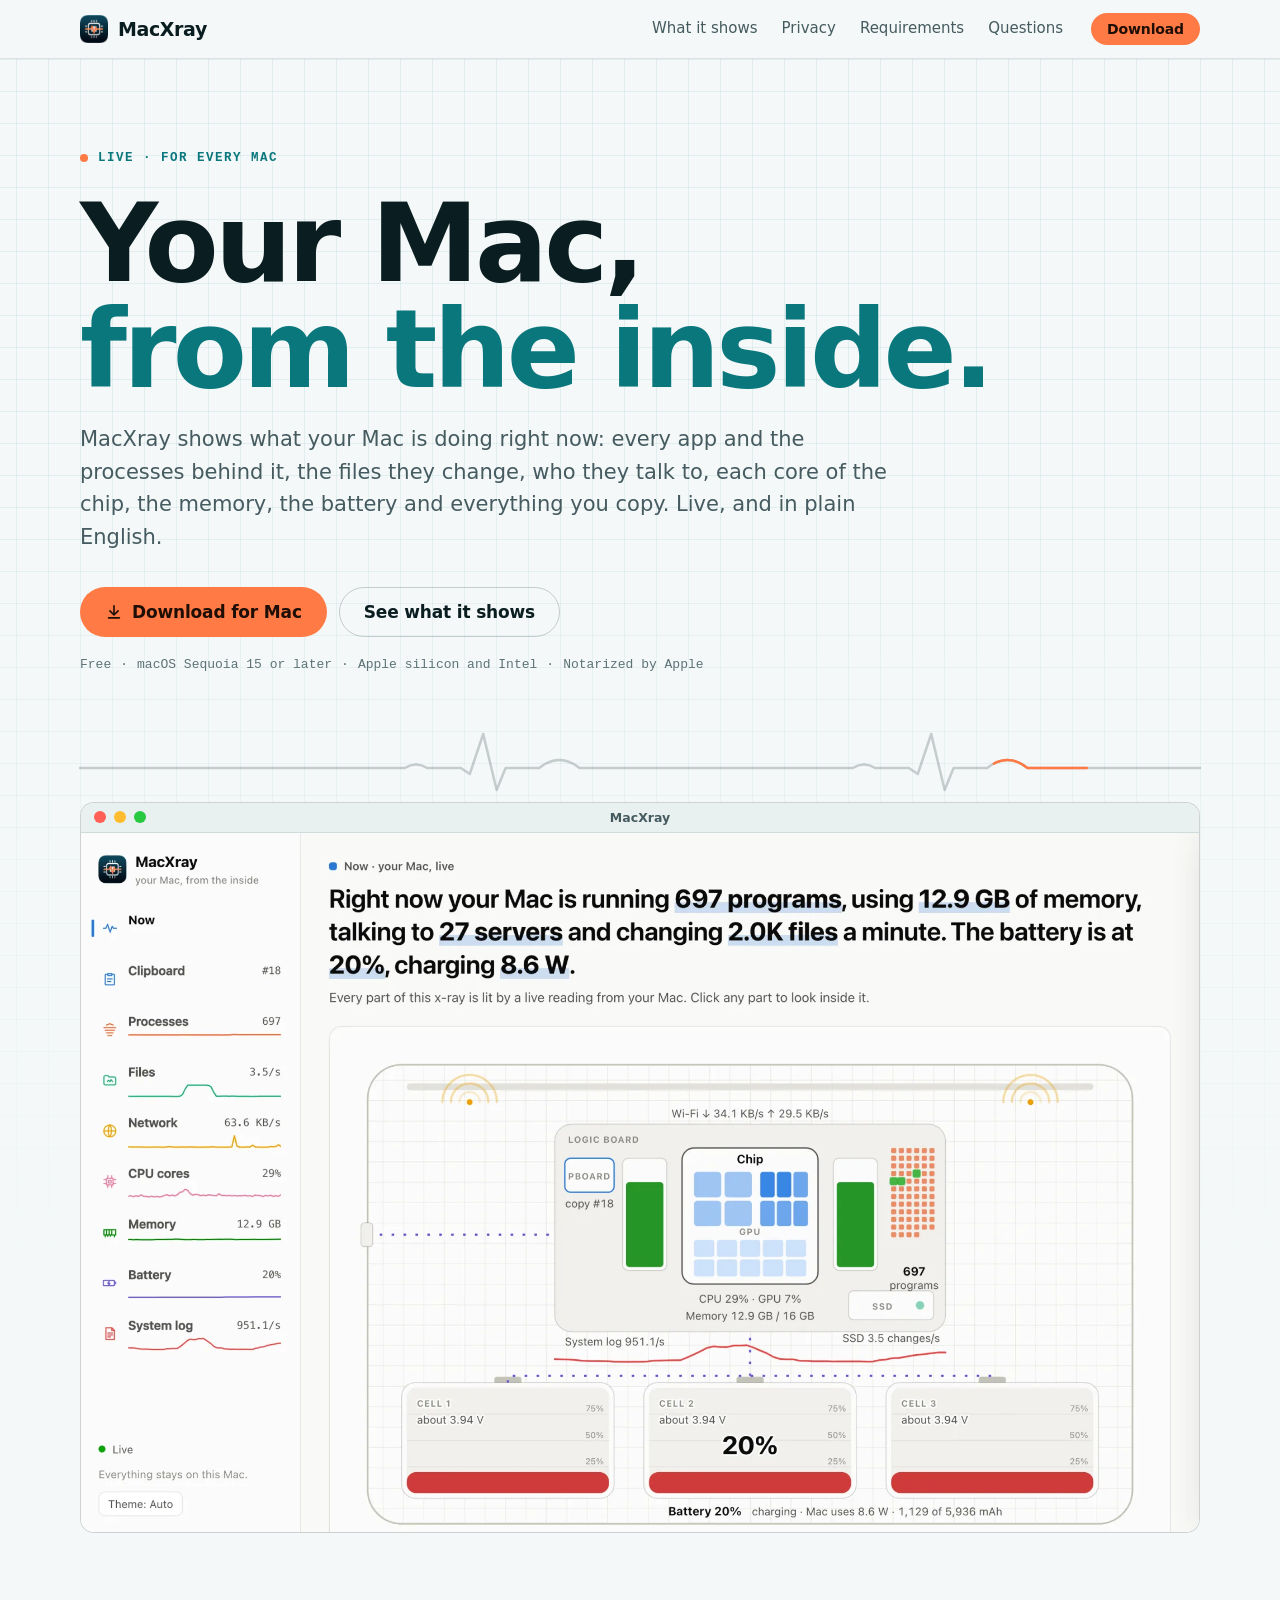
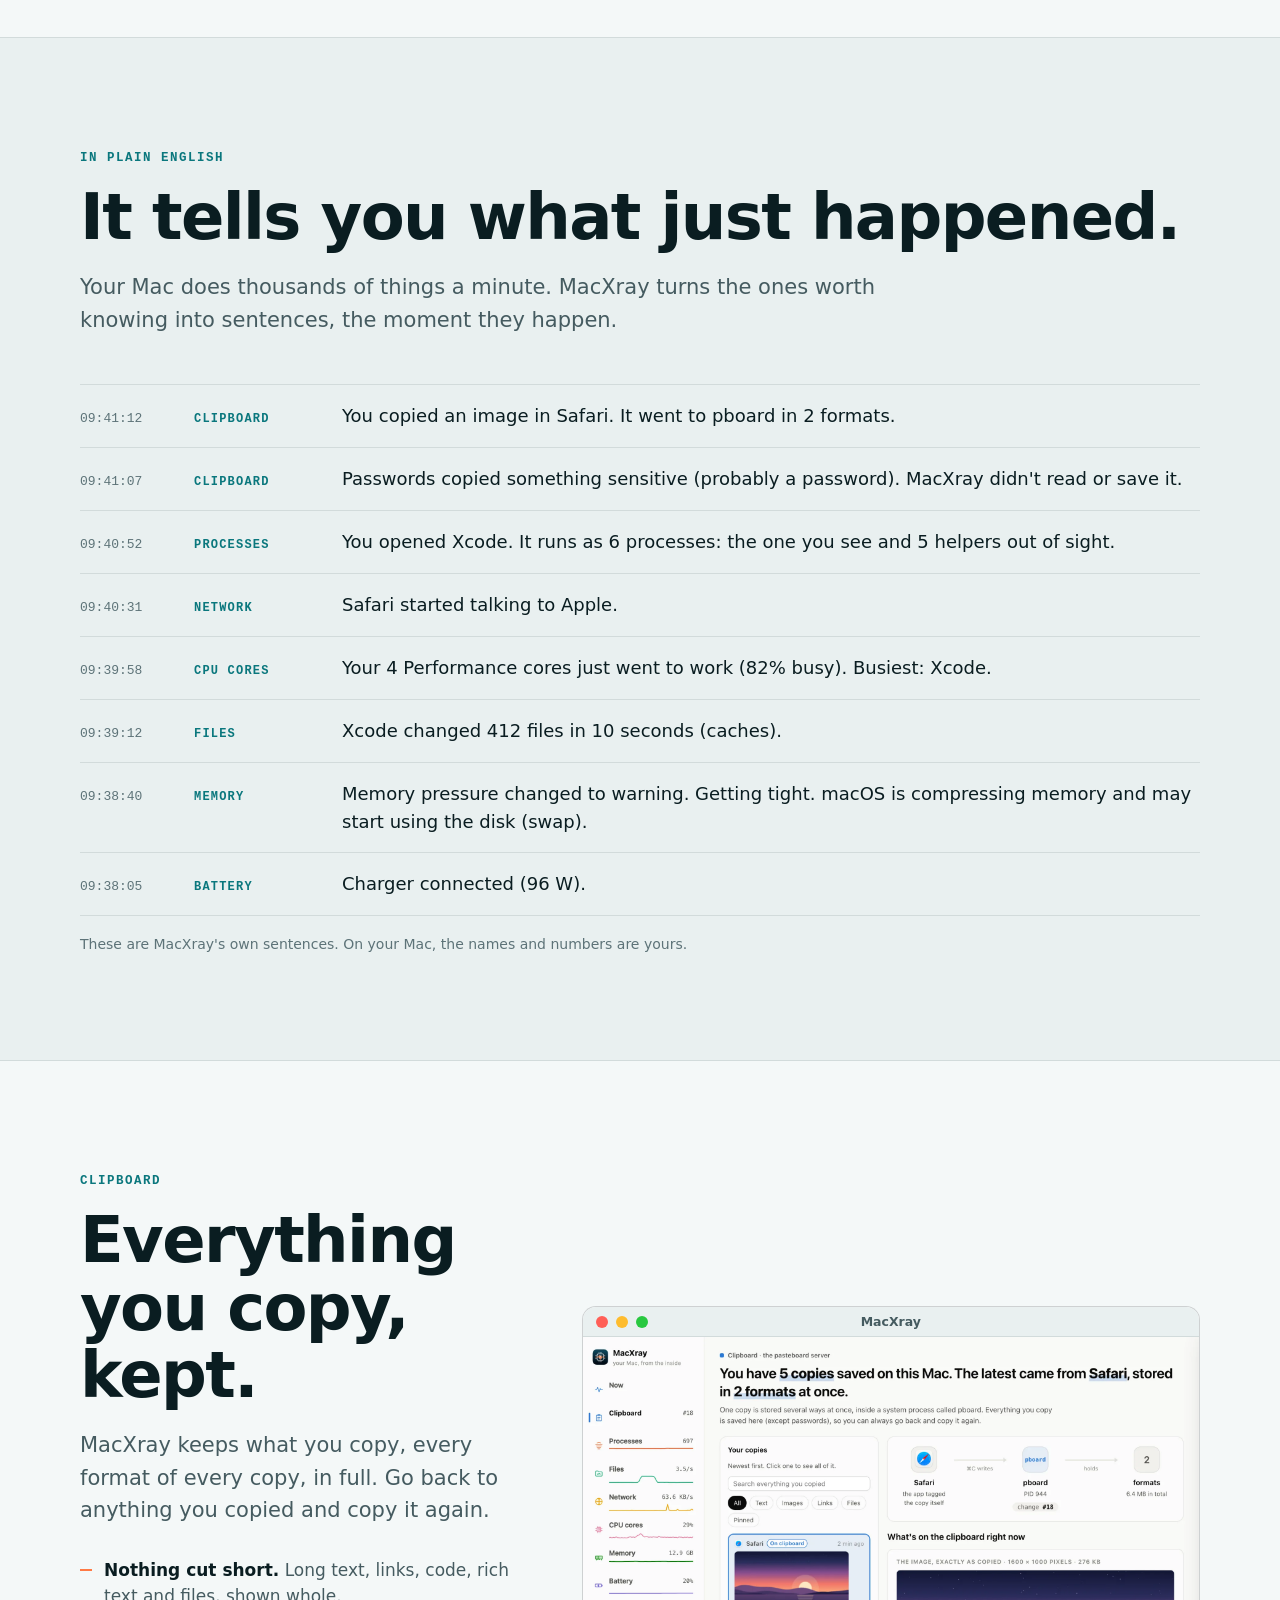
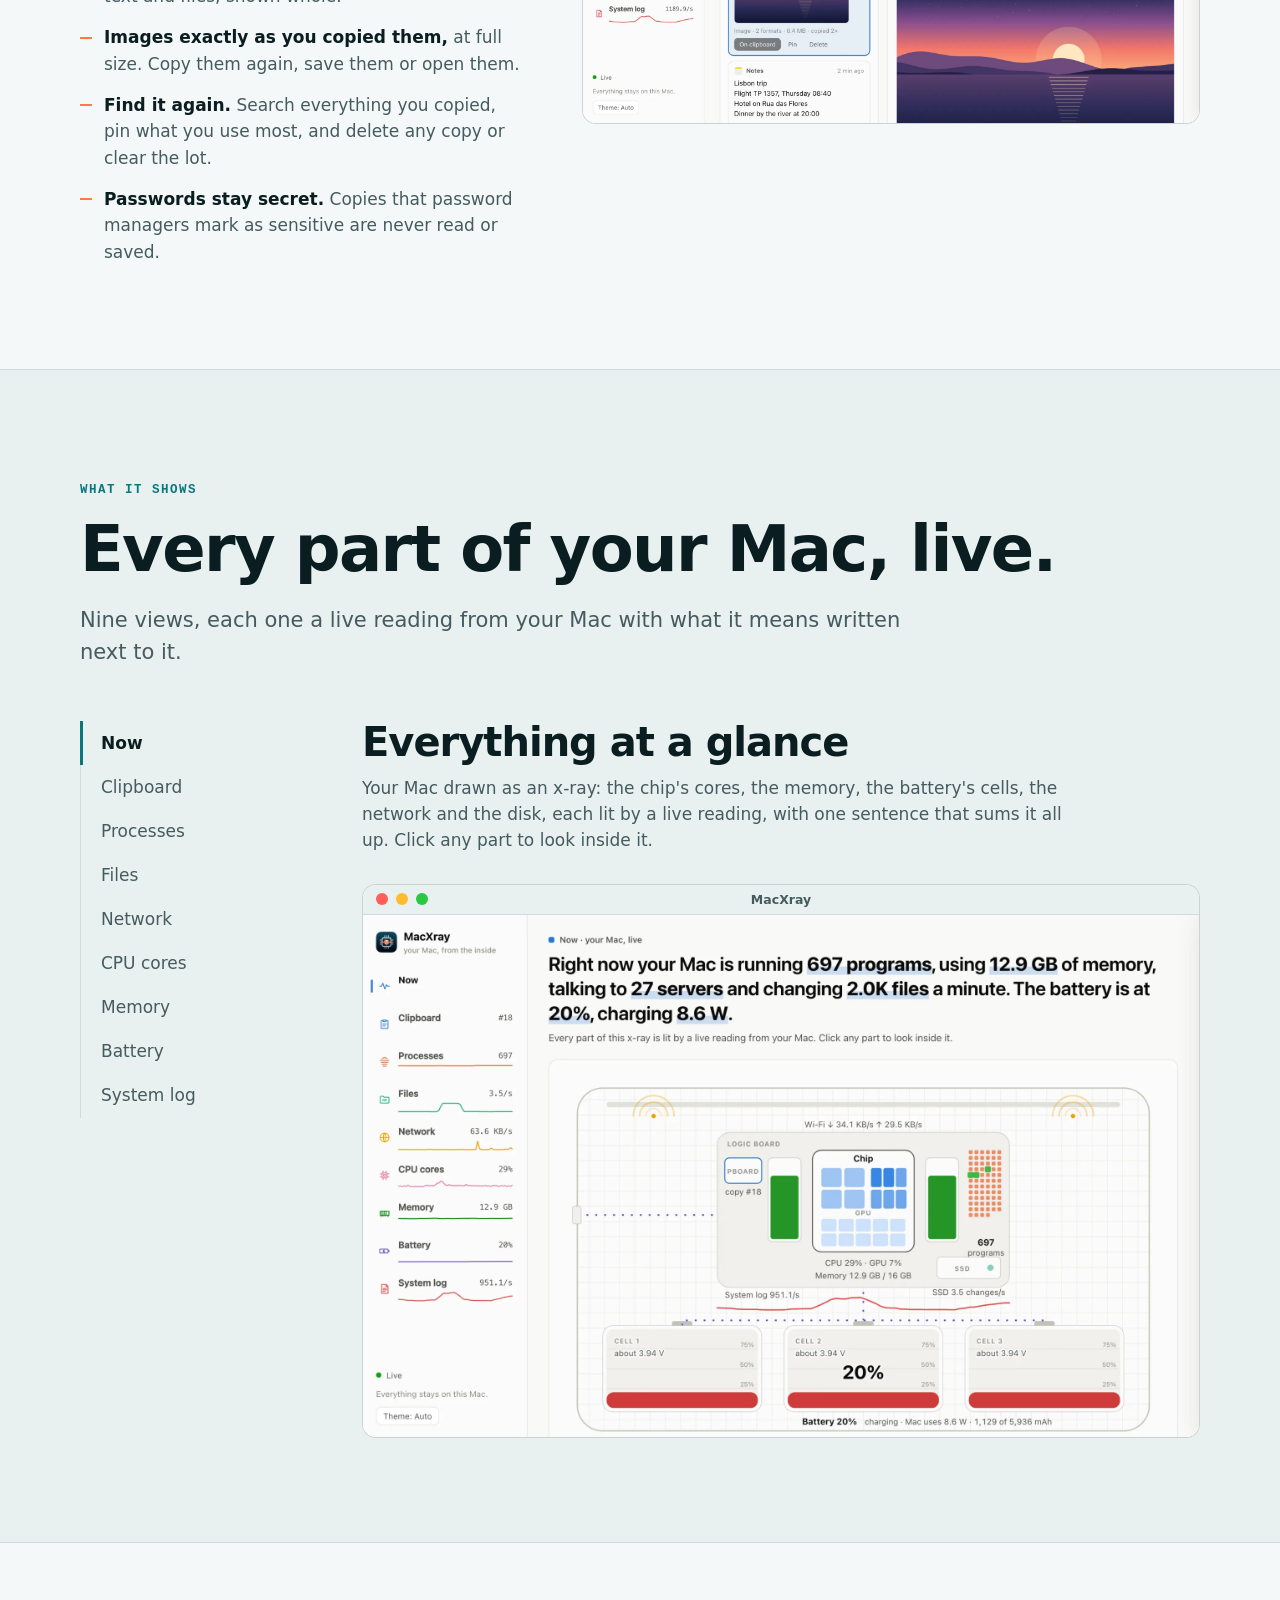
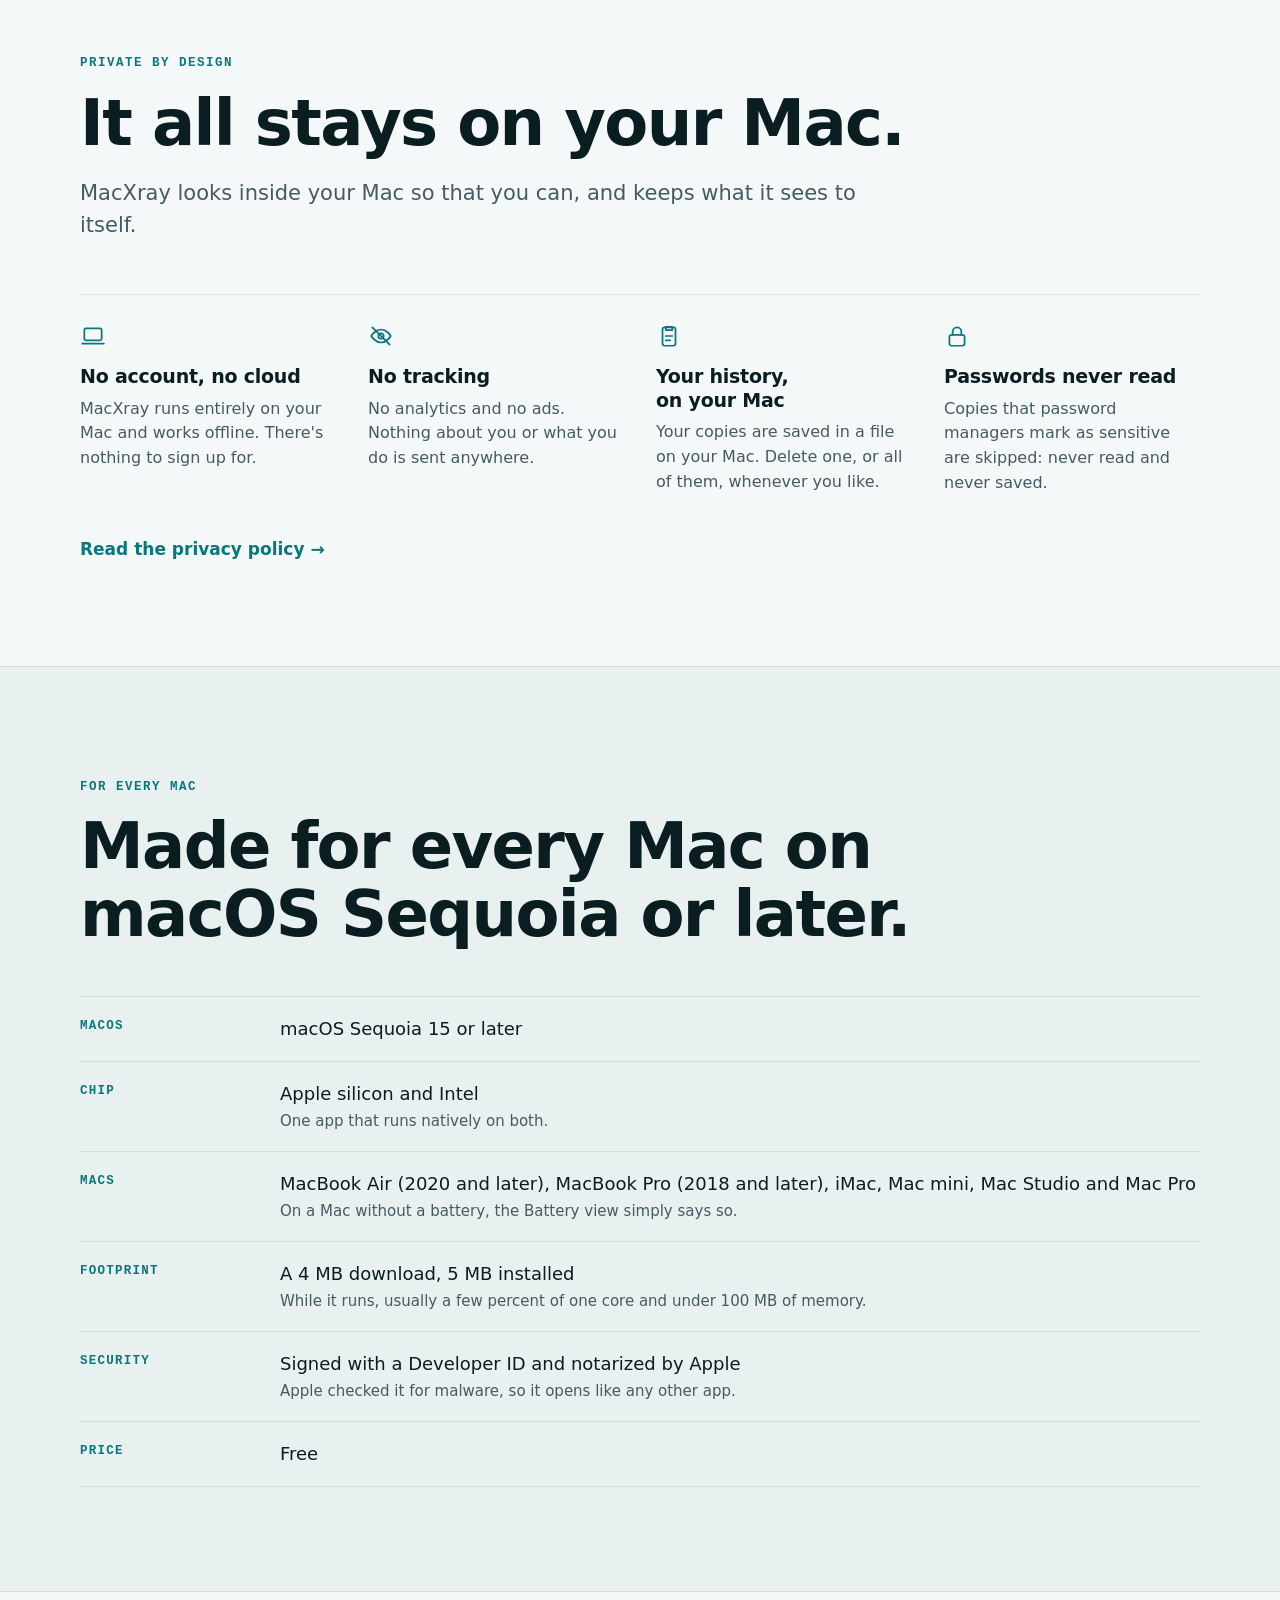
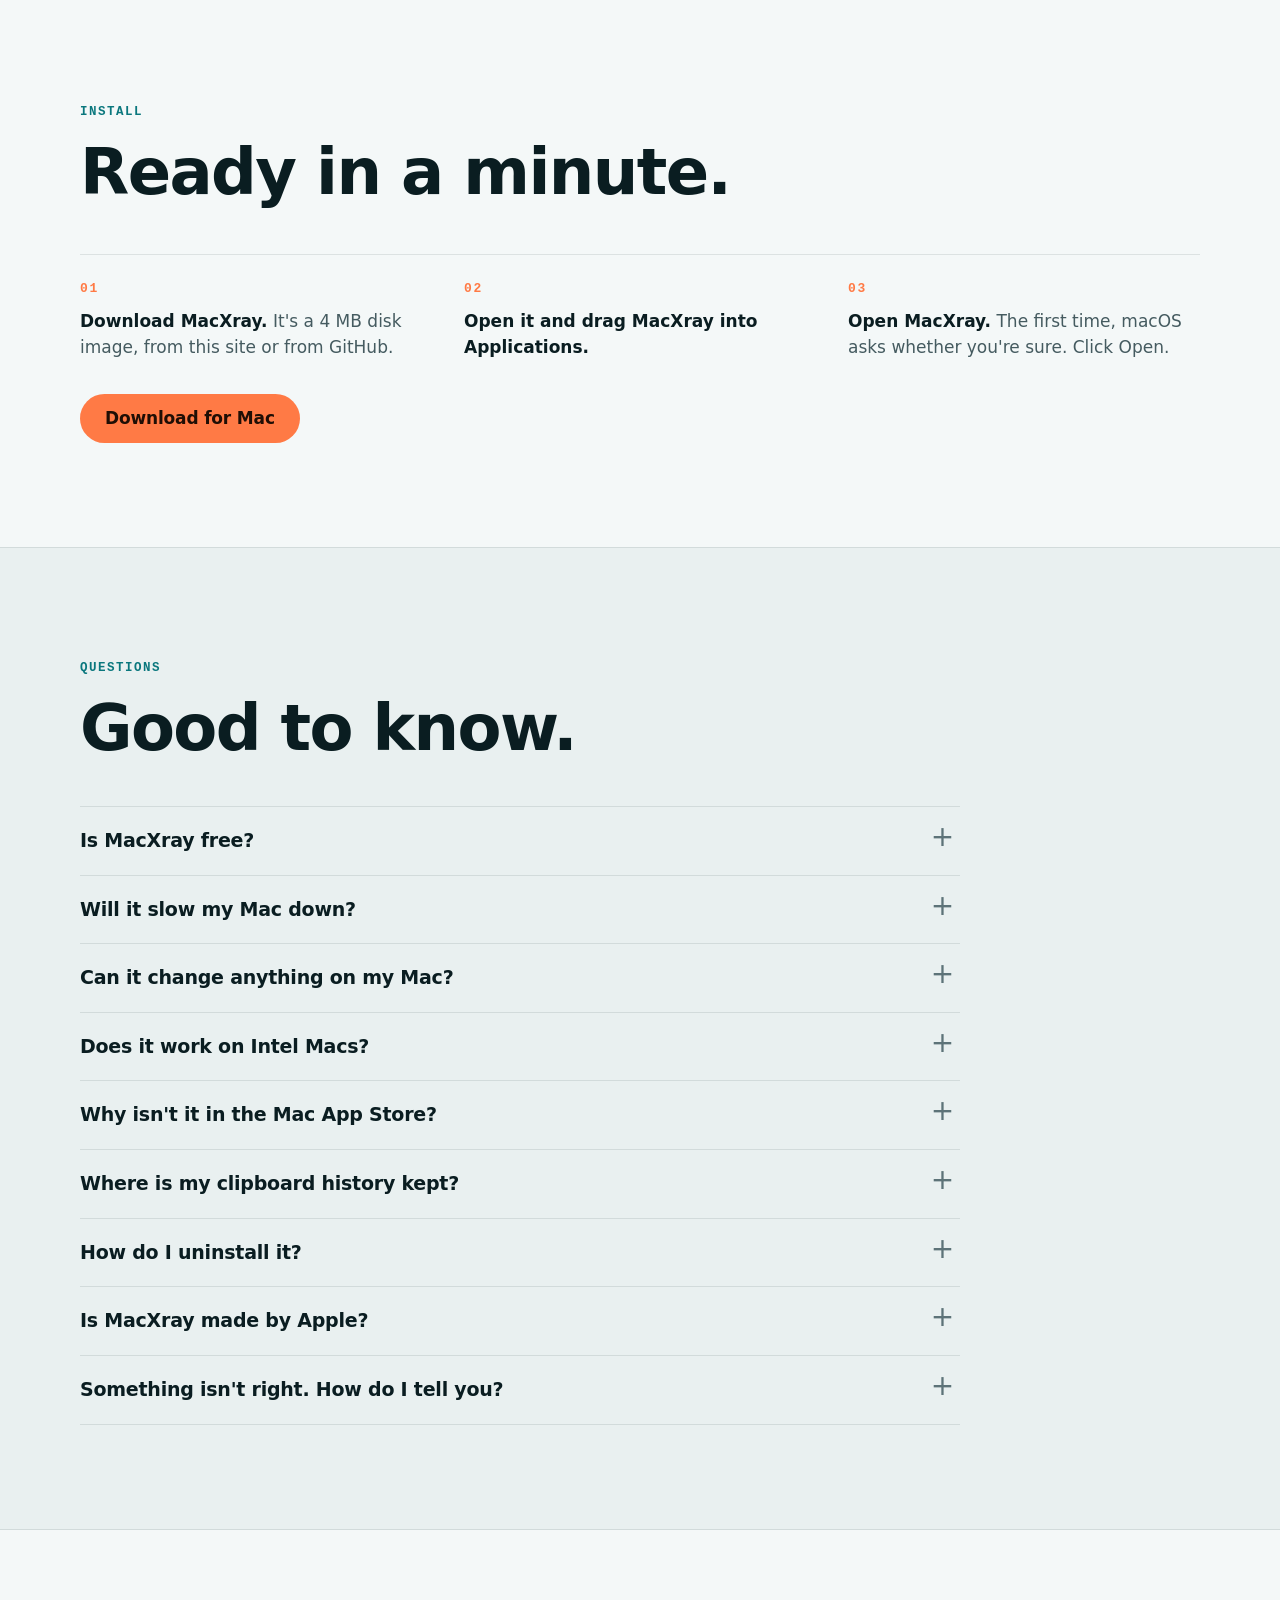
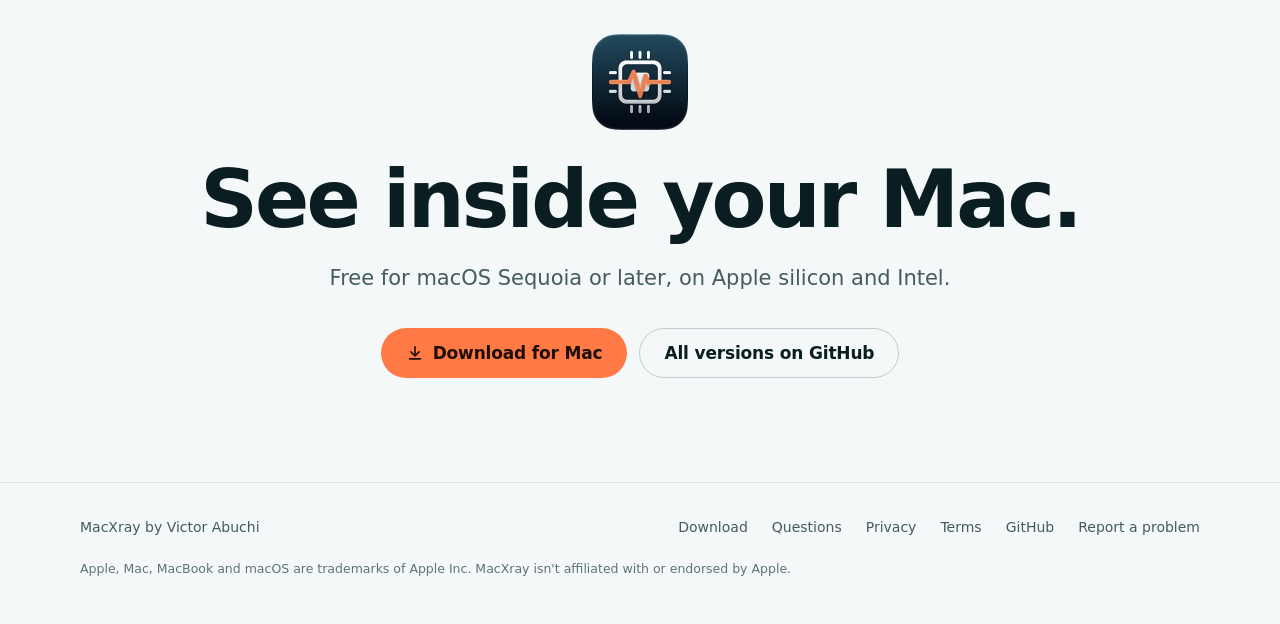
<file: docs/index.html>
<!doctype html>
<html lang="en">
<head>
<meta charset="utf-8">
<meta name="viewport" content="width=device-width, initial-scale=1, viewport-fit=cover">
<meta name="color-scheme" content="light dark">
<title>MacXray: your Mac, from the inside</title>
<meta name="description" content="MacXray shows what your Mac is doing right now: every app and the processes behind it, the files they change, who they talk to, each core, the memory, the battery and everything you copy. Live, in plain English. Free for macOS Sequoia or later.">
<link rel="canonical" href="https://victorabuchi.github.io/macxray-app/">
<link rel="icon" href="favicon.ico" sizes="any">
<link rel="icon" href="assets/icon-64.png" type="image/png">
<link rel="apple-touch-icon" href="assets/apple-touch-icon.png">
<meta name="theme-color" content="#f4f8f8" media="(prefers-color-scheme: light)">
<meta name="theme-color" content="#061215" media="(prefers-color-scheme: dark)">
<meta property="og:type" content="website">
<meta property="og:site_name" content="MacXray">
<meta property="og:title" content="MacXray: your Mac, from the inside">
<meta property="og:description" content="See what your Mac is doing right now, live and in plain English. Free for macOS Sequoia or later.">
<meta property="og:url" content="https://victorabuchi.github.io/macxray-app/">
<meta property="og:image" content="https://victorabuchi.github.io/macxray-app/assets/og.jpg">
<meta property="og:image:width" content="1200">
<meta property="og:image:height" content="630">
<meta name="twitter:card" content="summary_large_image">
<link rel="stylesheet" href="assets/site.css">
<script>document.documentElement.classList.add("js")</script>
</head>
<body>
<a class="skip" href="#main">Skip to content</a>
<header class="bar">
  <div class="wrap">
    <a class="brand" href="./"><img src="assets/icon-64.png" alt="" width="28" height="28">MacXray</a>
    <nav class="links" aria-label="Sections">
      <a href="#views">What it shows</a>
      <a href="#privacy">Privacy</a>
      <a href="#every-mac">Requirements</a>
      <a href="#faq">Questions</a>
    </nav>
    <a class="btn" href="download/">Download</a>
  </div>
</header>

<main id="main">
  <section class="hero">
    <div class="wrap">
      <span class="eyebrow"><span class="live" aria-hidden="true"></span>Live · For every Mac</span>
      <h1>Your Mac, <span>from the inside.</span></h1>
      <p class="lede">MacXray shows what your Mac is doing right now: every app and the processes behind it, the files they change, who they talk to, each core of the chip, the memory, the battery and everything you copy. Live, and in plain English.</p>
      <div class="actions">
        <a class="btn" href="download/"><svg viewBox="0 0 20 20" aria-hidden="true"><path d="M10 3v10M5.5 8.8 10 13.3l4.5-4.5M4 16.5h12" fill="none" stroke="currentColor" stroke-width="1.8" stroke-linecap="round" stroke-linejoin="round"/></svg>Download for Mac</a>
        <a class="btn line" href="#views">See what it shows</a>
      </div>
      <p class="meta"><span>Free</span><span>macOS Sequoia 15 or later</span><span>Apple silicon and Intel</span><span>Notarized by Apple</span></p>
      <svg class="ecg" viewBox="0 0 1000 70" preserveAspectRatio="none" aria-hidden="true">
        <path class="trace" d="M0 40H290Q300 33 310 40H340L348 46L360 6L372 62L380 40H410Q428 24 446 40H690Q700 33 710 40H740L748 46L760 6L772 62L780 40H810Q828 24 846 40H1000"/>
        <path class="beat" pathLength="2000" d="M0 40H290Q300 33 310 40H340L348 46L360 6L372 62L380 40H410Q428 24 446 40H690Q700 33 710 40H740L748 46L760 6L772 62L780 40H810Q828 24 846 40H1000"/>
      </svg>
      <figure class="window scan">
        <div class="titlebar" aria-hidden="true"><i></i><i></i><i></i><b>MacXray</b></div>
        <picture>
          <source srcset="assets/shots/now-dark.webp" media="(prefers-color-scheme: dark)">
          <img src="assets/shots/now-light.webp" width="2000" height="1250" fetchpriority="high" alt="MacXray's Now view: the Mac drawn as an x-ray, with its chip's cores, memory, battery cells, network and disk each lit by a live reading, under one sentence that sums them up">
        </picture>
      </figure>
    </div>
  </section>

  <section class="band" id="story">
    <div class="wrap">
      <span class="eyebrow">In plain English</span>
      <h2 class="title">It tells you what just happened.</h2>
      <p class="lede">Your Mac does thousands of things a minute. MacXray turns the ones worth knowing into sentences, the moment they happen.</p>
      <ol class="feed">
        <li><time>09:41:12</time><span class="who">Clipboard</span><p>You copied an image in Safari. It went to pboard in 2 formats.</p></li>
        <li><time>09:41:07</time><span class="who">Clipboard</span><p>Passwords copied something sensitive (probably a password). MacXray didn't read or save it.</p></li>
        <li><time>09:40:52</time><span class="who">Processes</span><p>You opened Xcode. It runs as 6 processes: the one you see and 5 helpers out of sight.</p></li>
        <li><time>09:40:31</time><span class="who">Network</span><p>Safari started talking to Apple.</p></li>
        <li><time>09:39:58</time><span class="who">CPU cores</span><p>Your 4 Performance cores just went to work (82% busy). Busiest: Xcode.</p></li>
        <li><time>09:39:12</time><span class="who">Files</span><p>Xcode changed 412 files in 10 seconds (caches).</p></li>
        <li><time>09:38:40</time><span class="who">Memory</span><p>Memory pressure changed to warning. Getting tight. macOS is compressing memory and may start using the disk (swap).</p></li>
        <li><time>09:38:05</time><span class="who">Battery</span><p>Charger connected (96 W).</p></li>
      </ol>
      <p class="note">These are MacXray's own sentences. On your Mac, the names and numbers are yours.</p>
    </div>
  </section>

  <section id="clipboard">
    <div class="wrap split">
      <div>
        <span class="eyebrow">Clipboard</span>
        <h2 class="title">Everything you copy, kept.</h2>
        <p class="lede">MacXray keeps what you copy, every format of every copy, in full. Go back to anything you copied and copy it again.</p>
        <ul class="points">
          <li><strong>Nothing cut short.</strong> Long text, links, code, rich text and files, shown whole.</li>
          <li><strong>Images exactly as you copied them,</strong> at full size. Copy them again, save them or open them.</li>
          <li><strong>Find it again.</strong> Search everything you copied, pin what you use most, and delete any copy or clear the lot.</li>
          <li><strong>Passwords stay secret.</strong> Copies that password managers mark as sensitive are never read or saved.</li>
        </ul>
      </div>
      <figure class="window">
        <div class="titlebar" aria-hidden="true"><i></i><i></i><i></i><b>MacXray</b></div>
        <picture>
          <source srcset="assets/shots/clipboard-dark.webp" media="(prefers-color-scheme: dark)">
          <img src="assets/shots/clipboard-light.webp" width="2000" height="1250" loading="lazy" decoding="async" alt="MacXray's Clipboard view: a history of copies from Safari, Notes and Xcode, and the latest, an image, shown exactly as copied with its formats">
        </picture>
      </figure>
    </div>
  </section>

  <section class="band" id="views">
    <div class="wrap">
      <span class="eyebrow">What it shows</span>
      <h2 class="title">Every part of your Mac, live.</h2>
      <p class="lede">Nine views, each one a live reading from your Mac with what it means written next to it.</p>
      <div class="tour">
        <div class="tabs" role="tablist" aria-label="MacXray's views">
          <button role="tab" id="t-now" aria-controls="v-now" aria-selected="true">Now</button>
          <button role="tab" id="t-clipboard" aria-controls="v-clipboard" aria-selected="false" tabindex="-1">Clipboard</button>
          <button role="tab" id="t-processes" aria-controls="v-processes" aria-selected="false" tabindex="-1">Processes</button>
          <button role="tab" id="t-files" aria-controls="v-files" aria-selected="false" tabindex="-1">Files</button>
          <button role="tab" id="t-network" aria-controls="v-network" aria-selected="false" tabindex="-1">Network</button>
          <button role="tab" id="t-cpu" aria-controls="v-cpu" aria-selected="false" tabindex="-1">CPU cores</button>
          <button role="tab" id="t-memory" aria-controls="v-memory" aria-selected="false" tabindex="-1">Memory</button>
          <button role="tab" id="t-battery" aria-controls="v-battery" aria-selected="false" tabindex="-1">Battery</button>
          <button role="tab" id="t-log" aria-controls="v-log" aria-selected="false" tabindex="-1">System log</button>
        </div>
        <div class="panels">
          <div class="panel" role="tabpanel" id="v-now" aria-labelledby="t-now">
            <h3>Everything at a glance</h3>
            <p>Your Mac drawn as an x-ray: the chip's cores, the memory, the battery's cells, the network and the disk, each lit by a live reading, with one sentence that sums it all up. Click any part to look inside it.</p>
            <figure class="window">
              <div class="titlebar" aria-hidden="true"><i></i><i></i><i></i><b>MacXray</b></div>
              <picture><source srcset="assets/shots/now-dark.webp" media="(prefers-color-scheme: dark)"><img src="assets/shots/now-light.webp" width="2000" height="1250" loading="lazy" decoding="async" alt="The Now view: an x-ray of the Mac with live readings"></picture>
            </figure>
          </div>
          <div class="panel" role="tabpanel" id="v-clipboard" aria-labelledby="t-clipboard">
            <h3>Every copy, every format</h3>
            <p>See which app made each copy and every format it was stored in, inside a system process called pboard. Copy any of them again. Images keep every pixel.</p>
            <figure class="window">
              <div class="titlebar" aria-hidden="true"><i></i><i></i><i></i><b>MacXray</b></div>
              <picture><source srcset="assets/shots/clipboard-dark.webp" media="(prefers-color-scheme: dark)"><img src="assets/shots/clipboard-light.webp" width="2000" height="1250" loading="lazy" decoding="async" alt="The Clipboard view: past copies and the formats of the latest one"></picture>
            </figure>
          </div>
          <div class="panel" role="tabpanel" id="v-processes" aria-labelledby="t-processes">
            <h3>Every program, explained</h3>
            <p>Your Mac runs hundreds of programs, and you opened a handful of them. See each app with the helpers it splits into below the waterline and the memory they take, then click any of them to learn what it is and why it's running.</p>
            <figure class="window">
              <div class="titlebar" aria-hidden="true"><i></i><i></i><i></i><b>MacXray</b></div>
              <picture><source srcset="assets/shots/processes-dark.webp" media="(prefers-color-scheme: dark)"><img src="assets/shots/processes-light.webp" width="2000" height="1250" loading="lazy" decoding="async" alt="The Processes view: each app as an iceberg of the processes it runs, sized by memory"></picture>
            </figure>
          </div>
          <div class="panel" role="tabpanel" id="v-files" aria-labelledby="t-files">
            <h3>The disk's heartbeat</h3>
            <p>macOS records every change to every file. MacXray shows which app is changing what, sorted into your own files, app data, caches, settings and logs. It never reads what's inside them.</p>
            <figure class="window">
              <div class="titlebar" aria-hidden="true"><i></i><i></i><i></i><b>MacXray</b></div>
              <picture><source srcset="assets/shots/files-dark.webp" media="(prefers-color-scheme: dark)"><img src="assets/shots/files-light.webp" width="2000" height="1250" loading="lazy" decoding="async" alt="The Files view: changes across the disk over time, sorted by kind of folder, and the apps writing them"></picture>
            </figure>
          </div>
          <div class="panel" role="tabpanel" id="v-network" aria-labelledby="t-network">
            <h3>Who your Mac talks to</h3>
            <p>Every live connection, from the app that opened it to the company on the other end, with what's flowing each way, the port it uses and whether anyone along the way could read it.</p>
            <figure class="window">
              <div class="titlebar" aria-hidden="true"><i></i><i></i><i></i><b>MacXray</b></div>
              <picture><source srcset="assets/shots/network-dark.webp" media="(prefers-color-scheme: dark)"><img src="assets/shots/network-light.webp" width="2000" height="1250" loading="lazy" decoding="async" alt="The Network view: apps on the left, the companies they talk to on the right, with traffic flowing between them"></picture>
            </figure>
          </div>
          <div class="panel" role="tabpanel" id="v-cpu" aria-labelledby="t-cpu">
            <h3>Inside the chip</h3>
            <p>Every core's load, second by second: the fast cores and the Efficiency cores, the graphics, and how warm macOS thinks the chip is running.</p>
            <figure class="window">
              <div class="titlebar" aria-hidden="true"><i></i><i></i><i></i><b>MacXray</b></div>
              <picture><source srcset="assets/shots/cpu-dark.webp" media="(prefers-color-scheme: dark)"><img src="assets/shots/cpu-light.webp" width="2000" height="1250" loading="lazy" decoding="async" alt="The CPU cores view: each core of the chip as a tile coloured by how busy it is, with the graphics and memory"></picture>
            </figure>
          </div>
          <div class="panel" role="tabpanel" id="v-memory" aria-labelledby="t-memory">
            <h3>Where your memory went</h3>
            <p>What's in use, what macOS has squeezed to save room, what it keeps as cache, and the pressure macOS feels, in the same terms it uses itself.</p>
            <figure class="window">
              <div class="titlebar" aria-hidden="true"><i></i><i></i><i></i><b>MacXray</b></div>
              <picture><source srcset="assets/shots/memory-dark.webp" media="(prefers-color-scheme: dark)"><img src="assets/shots/memory-light.webp" width="2000" height="1250" loading="lazy" decoding="async" alt="The Memory view: blocks of memory coloured by what they hold, with memory pressure and compression"></picture>
            </figure>
          </div>
          <div class="panel" role="tabpanel" id="v-battery" aria-labelledby="t-battery">
            <h3>Energy in and out</h3>
            <p>Charge, health and charge cycles, the cells inside, the power flowing from the charger and the battery, and the battery chip's own readings, translated.</p>
            <figure class="window">
              <div class="titlebar" aria-hidden="true"><i></i><i></i><i></i><b>MacXray</b></div>
              <picture><source srcset="assets/shots/battery-dark.webp" media="(prefers-color-scheme: dark)"><img src="assets/shots/battery-light.webp" width="2000" height="1250" loading="lazy" decoding="async" alt="The Battery view: power flowing between the charger, the Mac and the battery's cells, with the battery's health"></picture>
            </figure>
          </div>
          <div class="panel" role="tabpanel" id="v-log" aria-labelledby="t-log">
            <h3>macOS's diary</h3>
            <p>Thousands of entries a second, grouped by the part of macOS that wrote them, with errors counted and what each part does explained.</p>
            <figure class="window">
              <div class="titlebar" aria-hidden="true"><i></i><i></i><i></i><b>MacXray</b></div>
              <picture><source srcset="assets/shots/log-dark.webp" media="(prefers-color-scheme: dark)"><img src="assets/shots/log-light.webp" width="2000" height="1250" loading="lazy" decoding="async" alt="The System log view: entries per second over the last minute and who in macOS is writing them"></picture>
            </figure>
          </div>
        </div>
      </div>
    </div>
  </section>

  <section id="privacy">
    <div class="wrap">
      <span class="eyebrow">Private by design</span>
      <h2 class="title">It all stays on your Mac.</h2>
      <p class="lede">MacXray looks inside your Mac so that you can, and keeps what it sees to itself.</p>
      <div class="cols">
        <div>
          <svg viewBox="0 0 24 24" fill="none" stroke="currentColor" stroke-width="1.6" stroke-linecap="round" stroke-linejoin="round" aria-hidden="true"><rect x="4" y="5" width="16" height="11" rx="1.5"/><path d="M2 19h20"/></svg>
          <h3>No account, no cloud</h3>
          <p>MacXray runs entirely on your Mac and works offline. There's nothing to sign up for.</p>
        </div>
        <div>
          <svg viewBox="0 0 24 24" fill="none" stroke="currentColor" stroke-width="1.6" stroke-linecap="round" stroke-linejoin="round" aria-hidden="true"><path d="M3 12s3.5-6 9-6 9 6 9 6-3.5 6-9 6-9-6-9-6z"/><circle cx="12" cy="12" r="2.5"/><path d="M4 4l16 16"/></svg>
          <h3>No tracking</h3>
          <p>No analytics and no ads. Nothing about you or what you do is sent anywhere.</p>
        </div>
        <div>
          <svg viewBox="0 0 24 24" fill="none" stroke="currentColor" stroke-width="1.6" stroke-linecap="round" stroke-linejoin="round" aria-hidden="true"><rect x="6" y="4" width="12" height="17" rx="2"/><path d="M9 3.5h6v3H9zM9 12h6M9 16h4"/></svg>
          <h3>Your history, on your Mac</h3>
          <p>Your copies are saved in a file on your Mac. Delete one, or all of them, whenever you like.</p>
        </div>
        <div>
          <svg viewBox="0 0 24 24" fill="none" stroke="currentColor" stroke-width="1.6" stroke-linecap="round" stroke-linejoin="round" aria-hidden="true"><rect x="5" y="11" width="14" height="10" rx="2"/><path d="M8 11V8a4 4 0 0 1 8 0v3"/></svg>
          <h3>Passwords never read</h3>
          <p>Copies that password managers mark as sensitive are skipped: never read and never saved.</p>
        </div>
      </div>
      <a class="more" href="privacy/">Read the privacy policy →</a>
    </div>
  </section>

  <section class="band" id="every-mac">
    <div class="wrap">
      <span class="eyebrow">For every Mac</span>
      <h2 class="title">Made for every Mac on macOS Sequoia or later.</h2>
      <dl class="spec">
        <div><dt>macOS</dt><dd>macOS Sequoia 15 or later</dd></div>
        <div><dt>Chip</dt><dd>Apple silicon and Intel<small>One app that runs natively on both.</small></dd></div>
        <div><dt>Macs</dt><dd>MacBook Air (2020 and later), MacBook Pro (2018 and later), iMac, Mac mini, Mac Studio and Mac Pro<small>On a Mac without a battery, the Battery view simply says so.</small></dd></div>
        <div><dt>Footprint</dt><dd>A 4 MB download, 5 MB installed<small>While it runs, usually a few percent of one core and under 100 MB of memory.</small></dd></div>
        <div><dt>Security</dt><dd>Signed with a Developer ID and notarized by Apple<small>Apple checked it for malware, so it opens like any other app.</small></dd></div>
        <div><dt>Price</dt><dd>Free</dd></div>
      </dl>
    </div>
  </section>

  <section id="install">
    <div class="wrap">
      <span class="eyebrow">Install</span>
      <h2 class="title">Ready in a minute.</h2>
      <ol class="steps">
        <li><strong>Download MacXray.</strong> It's a 4 MB disk image, from this site or from GitHub.</li>
        <li><strong>Open it and drag MacXray into Applications.</strong></li>
        <li><strong>Open MacXray.</strong> The first time, macOS asks whether you're sure. Click Open.</li>
      </ol>
      <div class="actions"><a class="btn" href="download/">Download for Mac</a></div>
    </div>
  </section>

  <section class="band" id="faq">
    <div class="wrap">
      <span class="eyebrow">Questions</span>
      <h2 class="title">Good to know.</h2>
      <div class="faq">
        <details><summary>Is MacXray free?</summary><p>Yes. Download it and use it on as many of your Macs as you like.</p></details>
        <details><summary>Will it slow my Mac down?</summary><p>No. MacXray reads the counters macOS already keeps, the same ones Activity Monitor uses. It usually needs a few percent of one core and under 100 MB of memory, and it does the detailed work only for the view you have open.</p></details>
        <details><summary>Can it change anything on my Mac?</summary><p>MacXray only watches. It doesn't change settings, delete files or quit apps. The one thing it changes is your clipboard, when you ask it to copy something again.</p></details>
        <details><summary>Does it work on Intel Macs?</summary><p>Yes. MacXray is one app that runs natively on Apple silicon and on Intel Macs with macOS Sequoia or later. On an Intel Mac the CPU view shows a single kind of core, because Intel chips don't have Efficiency cores.</p></details>
        <details><summary>Why isn't it in the Mac App Store?</summary><p>Apps from the Mac App Store run in a sandbox that keeps them from reading the system log and from watching files across the whole disk, which is much of what MacXray shows you. So it comes from here instead, signed and notarized by Apple, which checked it for malware.</p></details>
        <details><summary>Where is my clipboard history kept?</summary><p>On your Mac, in <code>~/Library/Application Support/MacXray</code>. In the Clipboard view you can delete single copies, or clear everything except the copies you pinned.</p></details>
        <details><summary>How do I uninstall it?</summary><p>Quit MacXray and drag it from Applications to the Trash. To remove your clipboard history too, delete the <code>MacXray</code> folder in <code>~/Library/Application Support</code>.</p></details>
        <details><summary>Is MacXray made by Apple?</summary><p>No. MacXray is made by Victor Abuchi, an independent developer. It isn't affiliated with or endorsed by Apple.</p></details>
        <details><summary>Something isn't right. How do I tell you?</summary><p><a href="https://github.com/victorabuchi/macxray-app/issues/new">Open an issue on GitHub</a> with what you saw, your Mac's model and its macOS version.</p></details>
      </div>
    </div>
  </section>

  <section class="closing">
    <div class="wrap">
      <img src="assets/icon-192.webp" alt="" width="96" height="96" loading="lazy">
      <h2>See inside your Mac.</h2>
      <p class="lede">Free for macOS Sequoia or later, on Apple silicon and Intel.</p>
      <div class="actions">
        <a class="btn" href="download/"><svg viewBox="0 0 20 20" aria-hidden="true"><path d="M10 3v10M5.5 8.8 10 13.3l4.5-4.5M4 16.5h12" fill="none" stroke="currentColor" stroke-width="1.8" stroke-linecap="round" stroke-linejoin="round"/></svg>Download for Mac</a>
        <a class="btn line" href="https://github.com/victorabuchi/macxray-app/releases">All versions on GitHub</a>
      </div>
    </div>
  </section>
</main>

<footer>
  <div class="wrap">
    <span class="who">MacXray by Victor Abuchi</span>
    <a href="download/">Download</a>
    <a href="#faq">Questions</a>
    <a href="privacy/">Privacy</a>
    <a href="terms/">Terms</a>
    <a href="https://github.com/victorabuchi/macxray-app">GitHub</a>
    <a href="https://github.com/victorabuchi/macxray-app/issues/new">Report a problem</a>
    <p class="fine">Apple, Mac, MacBook and macOS are trademarks of Apple Inc. MacXray isn't affiliated with or endorsed by Apple.</p>
  </div>
</footer>

<script>
// The views as tabs, like the app's sidebar: click one, or move with the arrow keys. Without this script every view
// shows, one after another.
(() => {
  const tabs = [...document.querySelectorAll('.tabs [role="tab"]')];
  const show = (tab, focus) => {
    for (const t of tabs) {
      const on = t === tab;
      t.setAttribute("aria-selected", String(on));
      t.tabIndex = on ? 0 : -1;
      document.getElementById(t.getAttribute("aria-controls")).hidden = !on;
    }
    if (focus) tab.focus();
  };
  tabs.forEach((tab, i) => {
    tab.addEventListener("click", () => show(tab));
    tab.addEventListener("keydown", (e) => {
      const step = { ArrowDown: 1, ArrowRight: 1, ArrowUp: -1, ArrowLeft: -1 }[e.key];
      if (!step) return;
      e.preventDefault();
      show(tabs[(i + step + tabs.length) % tabs.length], true);
    });
  });
  if (tabs.length) show(tabs[0]);
})();
</script>
</body>
</html>
</file>
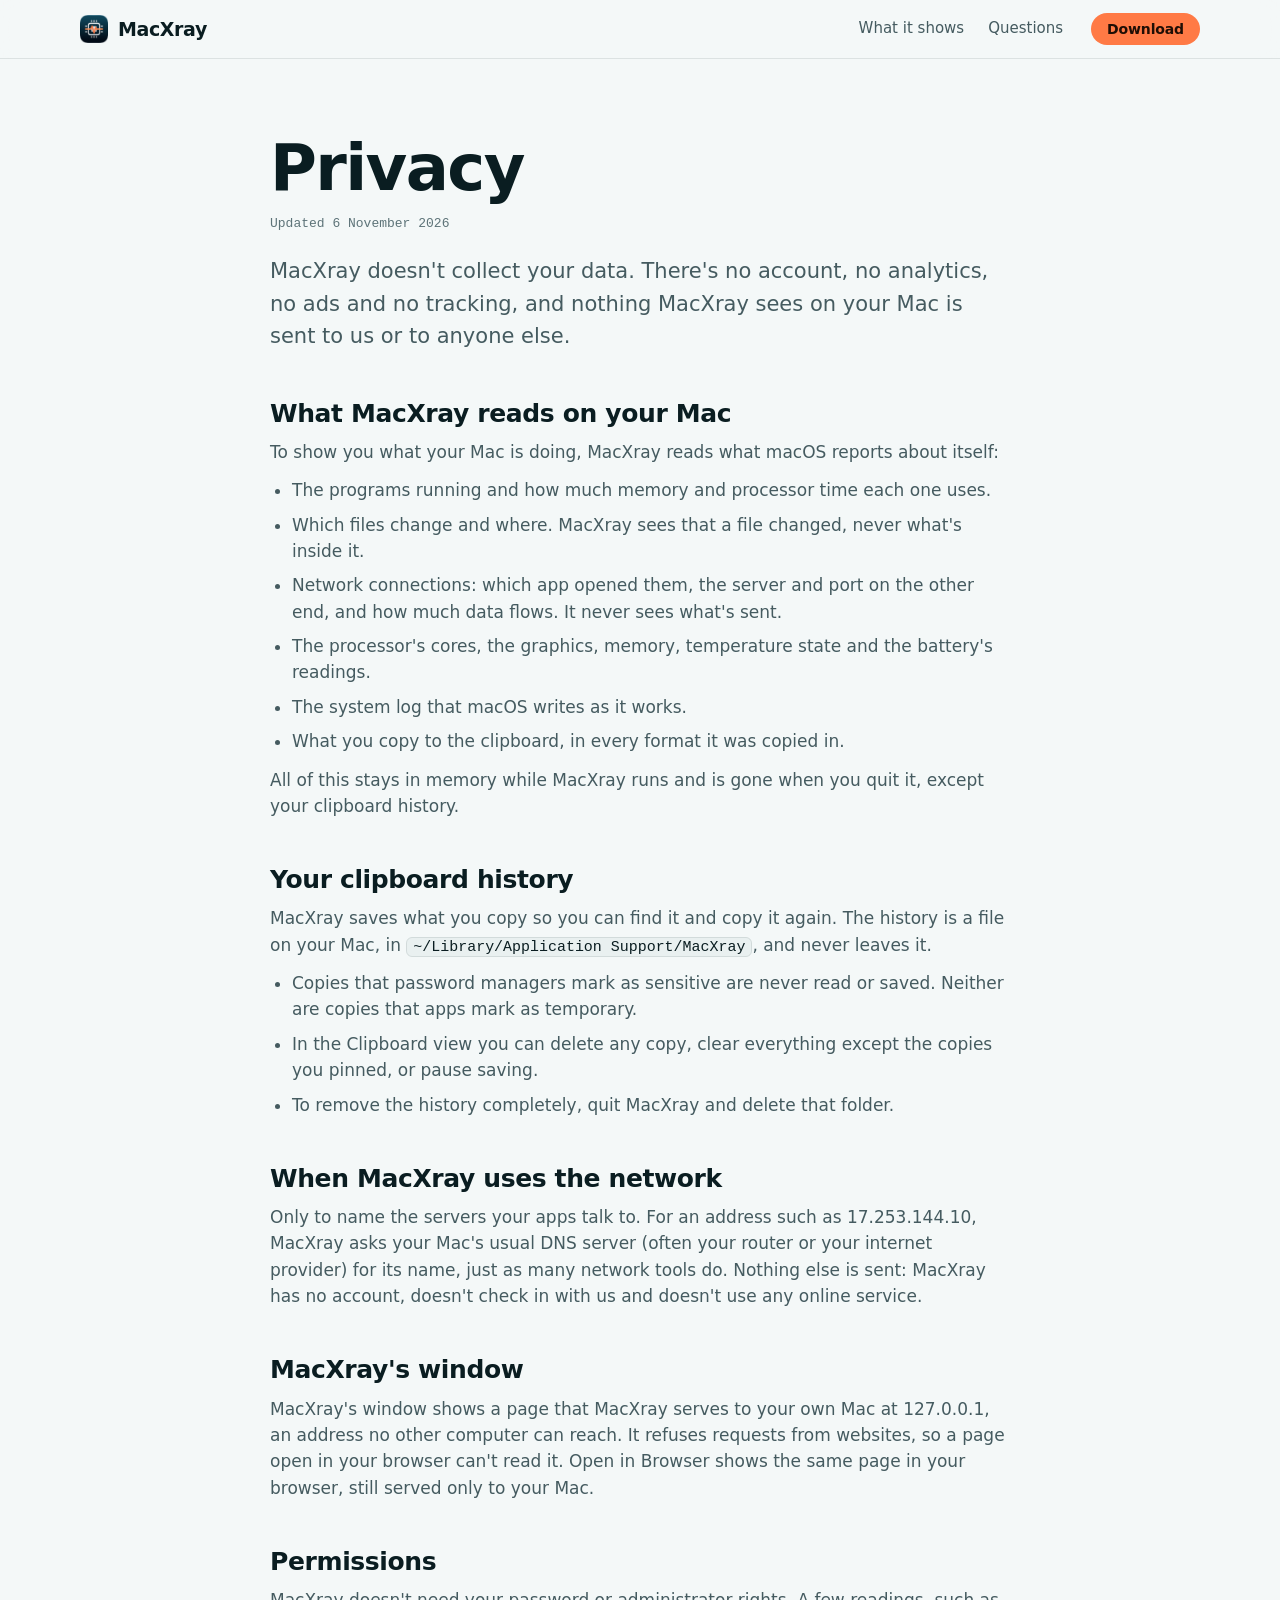
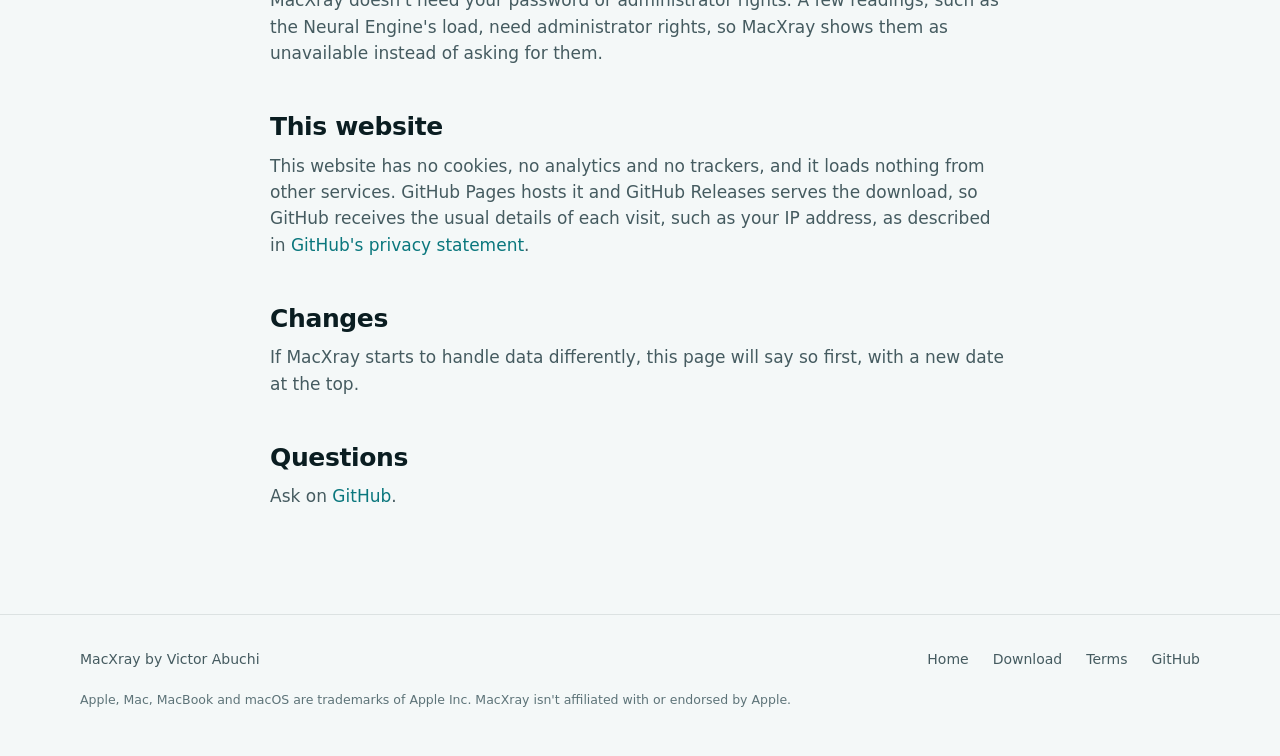
<file: docs/privacy/index.html>
<!doctype html>
<html lang="en">
<head>
<meta charset="utf-8">
<meta name="viewport" content="width=device-width, initial-scale=1, viewport-fit=cover">
<meta name="color-scheme" content="light dark">
<title>Privacy – MacXray</title>
<meta name="description" content="MacXray doesn't collect your data. What it reads on your Mac, what it keeps there, and the one time it uses the network.">
<link rel="canonical" href="https://victorabuchi.github.io/macxray-app/privacy/">
<link rel="icon" href="../favicon.ico" sizes="any">
<link rel="icon" href="../assets/icon-64.png" type="image/png">
<link rel="apple-touch-icon" href="../assets/apple-touch-icon.png">
<meta name="theme-color" content="#f4f8f8" media="(prefers-color-scheme: light)">
<meta name="theme-color" content="#061215" media="(prefers-color-scheme: dark)">
<link rel="stylesheet" href="../assets/site.css">
</head>
<body>
<a class="skip" href="#main">Skip to content</a>
<header class="bar">
  <div class="wrap">
    <a class="brand" href="../"><img src="../assets/icon-64.png" alt="" width="28" height="28">MacXray</a>
    <nav class="links" aria-label="Sections">
      <a href="../#views">What it shows</a>
      <a href="../#faq">Questions</a>
    </nav>
    <a class="btn" href="../download/">Download</a>
  </div>
</header>

<main id="main" class="wrap doc">
  <h1>Privacy</h1>
  <p class="updated">Updated 6 November 2026</p>
  <p class="lede">MacXray doesn't collect your data. There's no account, no analytics, no ads and no tracking, and nothing MacXray sees on your Mac is sent to us or to anyone else.</p>

  <h2>What MacXray reads on your Mac</h2>
  <p>To show you what your Mac is doing, MacXray reads what macOS reports about itself:</p>
  <ul>
    <li>The programs running and how much memory and processor time each one uses.</li>
    <li>Which files change and where. MacXray sees that a file changed, never what's inside it.</li>
    <li>Network connections: which app opened them, the server and port on the other end, and how much data flows. It never sees what's sent.</li>
    <li>The processor's cores, the graphics, memory, temperature state and the battery's readings.</li>
    <li>The system log that macOS writes as it works.</li>
    <li>What you copy to the clipboard, in every format it was copied in.</li>
  </ul>
  <p>All of this stays in memory while MacXray runs and is gone when you quit it, except your clipboard history.</p>

  <h2>Your clipboard history</h2>
  <p>MacXray saves what you copy so you can find it and copy it again. The history is a file on your Mac, in <code>~/Library/Application Support/MacXray</code>, and never leaves it.</p>
  <ul>
    <li>Copies that password managers mark as sensitive are never read or saved. Neither are copies that apps mark as temporary.</li>
    <li>In the Clipboard view you can delete any copy, clear everything except the copies you pinned, or pause saving.</li>
    <li>To remove the history completely, quit MacXray and delete that folder.</li>
  </ul>

  <h2>When MacXray uses the network</h2>
  <p>Only to name the servers your apps talk to. For an address such as 17.253.144.10, MacXray asks your Mac's usual DNS server (often your router or your internet provider) for its name, just as many network tools do. Nothing else is sent: MacXray has no account, doesn't check in with us and doesn't use any online service.</p>

  <h2>MacXray's window</h2>
  <p>MacXray's window shows a page that MacXray serves to your own Mac at 127.0.0.1, an address no other computer can reach. It refuses requests from websites, so a page open in your browser can't read it. Open in Browser shows the same page in your browser, still served only to your Mac.</p>

  <h2>Permissions</h2>
  <p>MacXray doesn't need your password or administrator rights. A few readings, such as the Neural Engine's load, need administrator rights, so MacXray shows them as unavailable instead of asking for them.</p>

  <h2>This website</h2>
  <p>This website has no cookies, no analytics and no trackers, and it loads nothing from other services. GitHub Pages hosts it and GitHub Releases serves the download, so GitHub receives the usual details of each visit, such as your IP address, as described in <a href="https://docs.github.com/site-policy/privacy-policies/github-general-privacy-statement">GitHub's privacy statement</a>.</p>

  <h2>Changes</h2>
  <p>If MacXray starts to handle data differently, this page will say so first, with a new date at the top.</p>

  <h2>Questions</h2>
  <p>Ask on <a href="https://github.com/victorabuchi/macxray-app/issues/new">GitHub</a>.</p>
</main>

<footer>
  <div class="wrap">
    <span class="who">MacXray by Victor Abuchi</span>
    <a href="../">Home</a>
    <a href="../download/">Download</a>
    <a href="../terms/">Terms</a>
    <a href="https://github.com/victorabuchi/macxray-app">GitHub</a>
    <p class="fine">Apple, Mac, MacBook and macOS are trademarks of Apple Inc. MacXray isn't affiliated with or endorsed by Apple.</p>
  </div>
</footer>
</body>
</html>
</file>
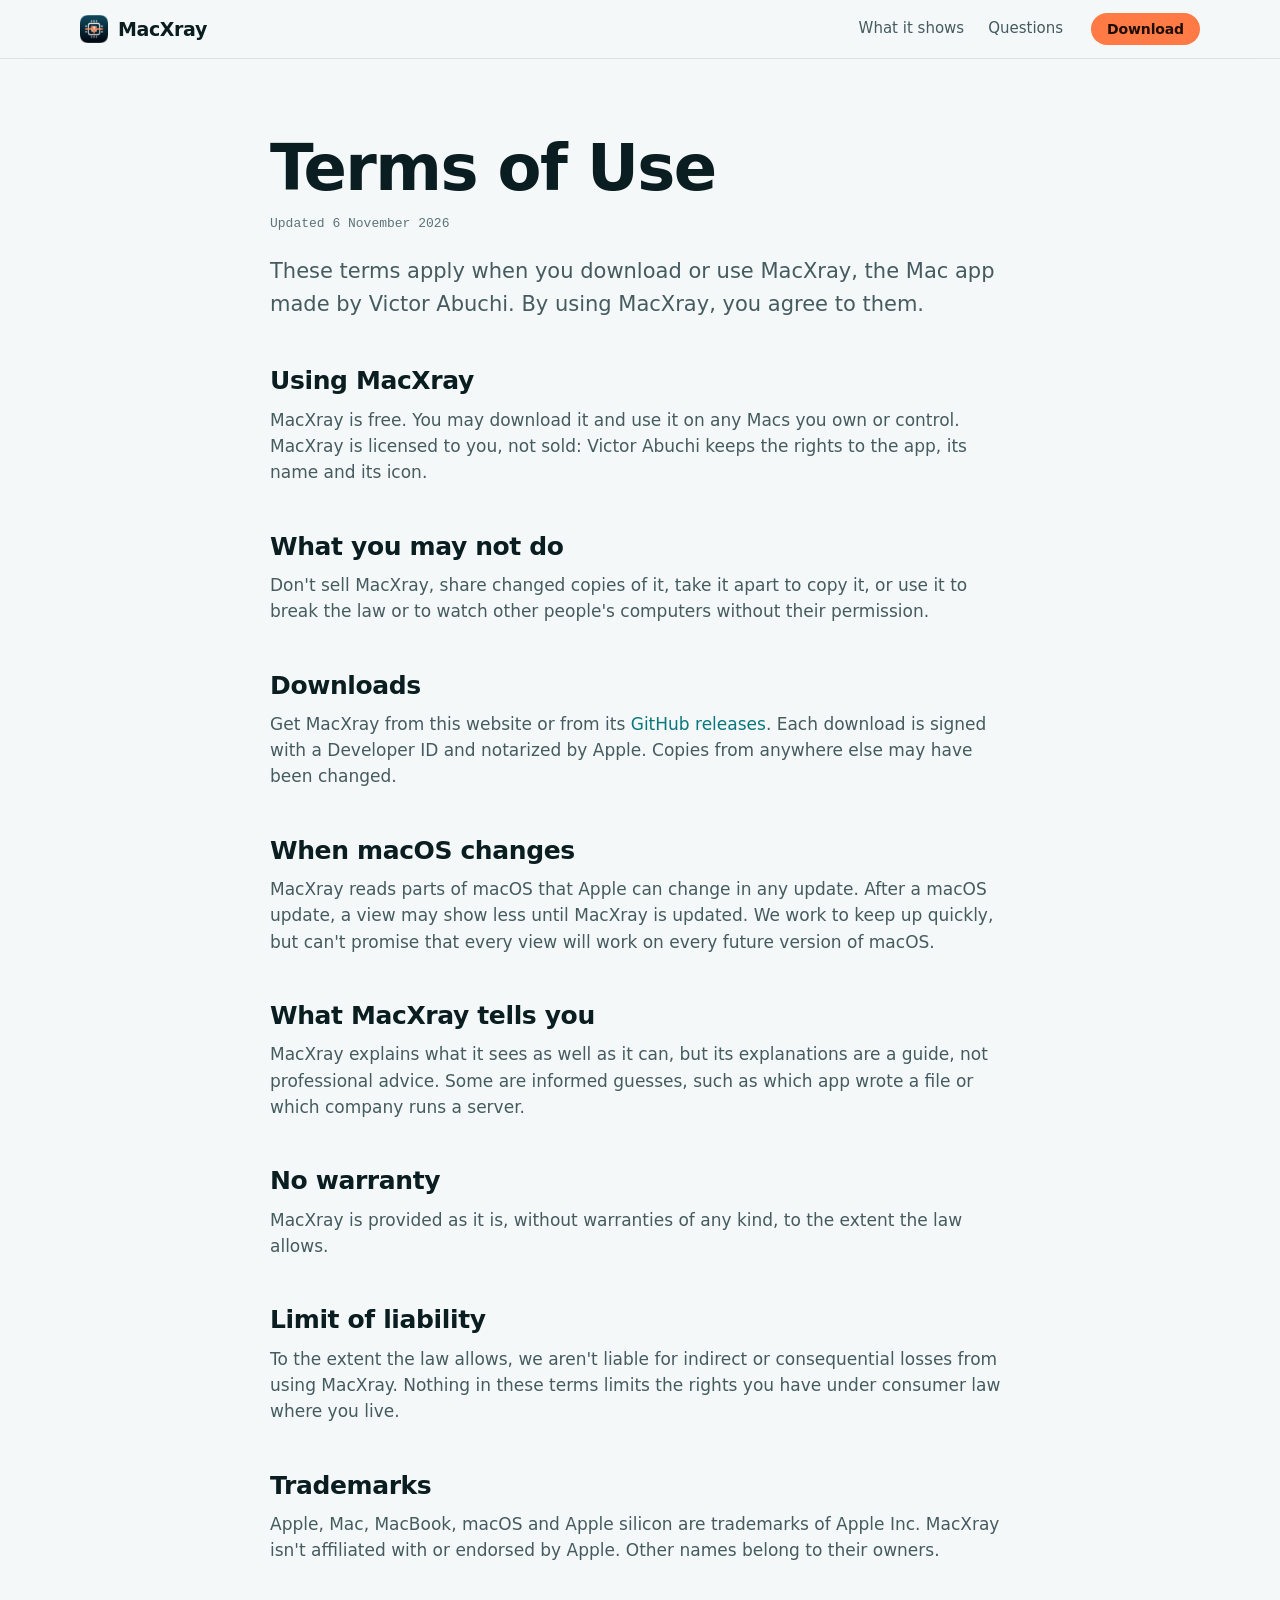
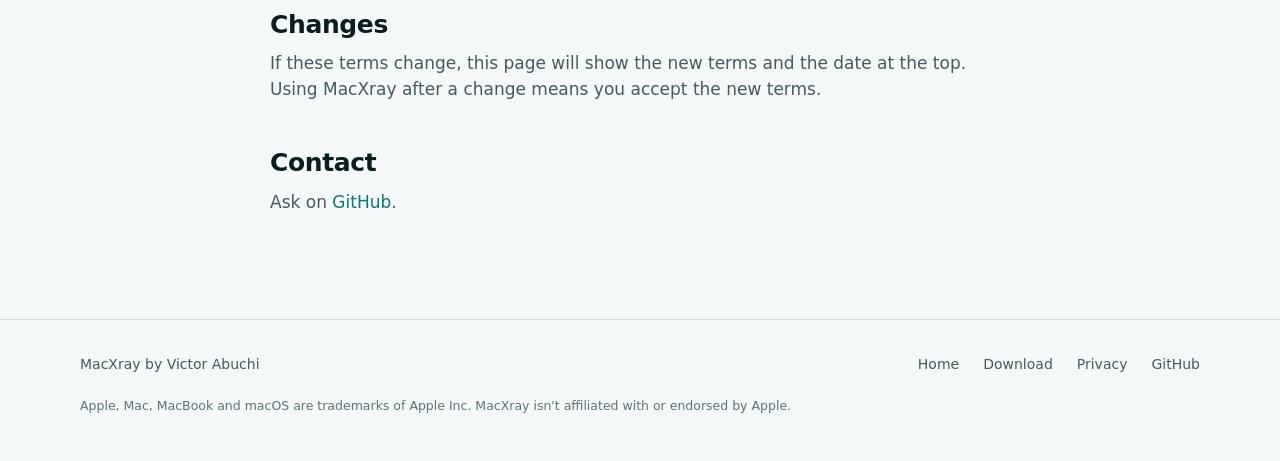
<file: docs/terms/index.html>
<!doctype html>
<html lang="en">
<head>
<meta charset="utf-8">
<meta name="viewport" content="width=device-width, initial-scale=1, viewport-fit=cover">
<meta name="color-scheme" content="light dark">
<title>Terms of Use – MacXray</title>
<meta name="description" content="The terms for downloading and using MacXray, the Mac app by Victor Abuchi.">
<link rel="canonical" href="https://victorabuchi.github.io/macxray-app/terms/">
<link rel="icon" href="../favicon.ico" sizes="any">
<link rel="icon" href="../assets/icon-64.png" type="image/png">
<link rel="apple-touch-icon" href="../assets/apple-touch-icon.png">
<meta name="theme-color" content="#f4f8f8" media="(prefers-color-scheme: light)">
<meta name="theme-color" content="#061215" media="(prefers-color-scheme: dark)">
<link rel="stylesheet" href="../assets/site.css">
</head>
<body>
<a class="skip" href="#main">Skip to content</a>
<header class="bar">
  <div class="wrap">
    <a class="brand" href="../"><img src="../assets/icon-64.png" alt="" width="28" height="28">MacXray</a>
    <nav class="links" aria-label="Sections">
      <a href="../#views">What it shows</a>
      <a href="../#faq">Questions</a>
    </nav>
    <a class="btn" href="../download/">Download</a>
  </div>
</header>

<main id="main" class="wrap doc">
  <h1>Terms of Use</h1>
  <p class="updated">Updated 6 November 2026</p>
  <p class="lede">These terms apply when you download or use MacXray, the Mac app made by Victor Abuchi. By using MacXray, you agree to them.</p>

  <h2>Using MacXray</h2>
  <p>MacXray is free. You may download it and use it on any Macs you own or control. MacXray is licensed to you, not sold: Victor Abuchi keeps the rights to the app, its name and its icon.</p>

  <h2>What you may not do</h2>
  <p>Don't sell MacXray, share changed copies of it, take it apart to copy it, or use it to break the law or to watch other people's computers without their permission.</p>

  <h2>Downloads</h2>
  <p>Get MacXray from this website or from its <a href="https://github.com/victorabuchi/macxray-app/releases">GitHub releases</a>. Each download is signed with a Developer ID and notarized by Apple. Copies from anywhere else may have been changed.</p>

  <h2>When macOS changes</h2>
  <p>MacXray reads parts of macOS that Apple can change in any update. After a macOS update, a view may show less until MacXray is updated. We work to keep up quickly, but can't promise that every view will work on every future version of macOS.</p>

  <h2>What MacXray tells you</h2>
  <p>MacXray explains what it sees as well as it can, but its explanations are a guide, not professional advice. Some are informed guesses, such as which app wrote a file or which company runs a server.</p>

  <h2>No warranty</h2>
  <p>MacXray is provided as it is, without warranties of any kind, to the extent the law allows.</p>

  <h2>Limit of liability</h2>
  <p>To the extent the law allows, we aren't liable for indirect or consequential losses from using MacXray. Nothing in these terms limits the rights you have under consumer law where you live.</p>

  <h2>Trademarks</h2>
  <p>Apple, Mac, MacBook, macOS and Apple silicon are trademarks of Apple Inc. MacXray isn't affiliated with or endorsed by Apple. Other names belong to their owners.</p>

  <h2>Changes</h2>
  <p>If these terms change, this page will show the new terms and the date at the top. Using MacXray after a change means you accept the new terms.</p>

  <h2>Contact</h2>
  <p>Ask on <a href="https://github.com/victorabuchi/macxray-app/issues/new">GitHub</a>.</p>
</main>

<footer>
  <div class="wrap">
    <span class="who">MacXray by Victor Abuchi</span>
    <a href="../">Home</a>
    <a href="../download/">Download</a>
    <a href="../privacy/">Privacy</a>
    <a href="https://github.com/victorabuchi/macxray-app">GitHub</a>
    <p class="fine">Apple, Mac, MacBook and macOS are trademarks of Apple Inc. MacXray isn't affiliated with or endorsed by Apple.</p>
  </div>
</footer>
</body>
</html>
</file>
<file: docs/assets/site.css>
/* MacXray's website. One stylesheet for every page, in MacXray's own look: the deep teal and the orange
   heartbeat of its icon, an X-ray light box's grid, and flat surfaces with hairline edges (no shadows,
   no shaded cards; a selected item is bold with a thin bar, as in the app). Light and Dark follow the Mac. */

:root {
  --bg: #f4f8f8;
  --bg-2: #e9f0f0;
  --panel: #ffffff;
  --ink: #0a1d21;
  --muted: #455b60;
  --faint: #5d7378;
  --line: rgba(10, 29, 33, 0.1);
  --line-2: rgba(10, 29, 33, 0.2);
  --teal: #0a777d;
  --pulse: #ff7a45;
  --on-pulse: #1f0e05;
  --grid: rgba(10, 119, 125, 0.075);
  --scan: rgba(10, 150, 156, 0.6);
  --display: -apple-system, BlinkMacSystemFont, "SF Pro Display", system-ui, "Helvetica Neue", Arial, sans-serif;
  --text: -apple-system, BlinkMacSystemFont, "SF Pro Text", system-ui, "Helvetica Neue", Arial, sans-serif;
  --mono: ui-monospace, "SF Mono", SFMono-Regular, Menlo, Consolas, monospace;
  color-scheme: light;
}
@media (prefers-color-scheme: dark) {
  :root {
    --bg: #061215;
    --bg-2: #0a1a1e;
    --panel: #0c1f24;
    --ink: #e4eff0;
    --muted: #a0b5b9;
    --faint: #7d9398;
    --line: rgba(228, 239, 240, 0.09);
    --line-2: rgba(228, 239, 240, 0.18);
    --teal: #55d3c7;
    --pulse: #ff8a5c;
    --grid: rgba(85, 211, 199, 0.06);
    --scan: rgba(85, 211, 199, 0.65);
    color-scheme: dark;
  }
}

*, *::before, *::after { box-sizing: border-box; }
html { -webkit-text-size-adjust: 100%; scroll-padding-top: 72px; }
@media (prefers-reduced-motion: no-preference) { html { scroll-behavior: smooth; } }
body { margin: 0; background: var(--bg); color: var(--ink); font: 17px/1.55 var(--text); -webkit-font-smoothing: antialiased; }
a { color: var(--teal); text-decoration: none; }
a:hover { text-decoration: underline; text-underline-offset: 3px; }
img, svg { display: block; max-width: 100%; }
img { height: auto; }
h1, h2, h3 { margin: 0; font-family: var(--display); letter-spacing: -0.025em; line-height: 1.05; text-wrap: balance; }
p { margin: 0; }
code, kbd { font: 0.88em var(--mono); }
code { background: var(--bg-2); border: 1px solid var(--line); border-radius: 6px; padding: 1px 6px; color: var(--ink); overflow-wrap: anywhere; }
.wrap { width: 100%; max-width: 1160px; margin: 0 auto; padding-left: max(20px, env(safe-area-inset-left, 0px)); padding-right: max(20px, env(safe-area-inset-right, 0px)); }
section { padding-block: 104px; }
.band { background: var(--bg-2); border-block: 1px solid var(--line); }
.skip { position: absolute; left: -9999px; top: 8px; z-index: 20; background: var(--panel); color: var(--ink); padding: 8px 14px; border: 1px solid var(--line-2); border-radius: 8px; }
.skip:focus { left: 12px; }
:focus-visible { outline: 2px solid var(--teal); outline-offset: 3px; border-radius: 4px; }

/* The bar along the top */
.bar { position: sticky; top: 0; z-index: 10; background: color-mix(in srgb, var(--bg) 88%, transparent); -webkit-backdrop-filter: saturate(160%) blur(18px); backdrop-filter: saturate(160%) blur(18px); border-bottom: 1px solid var(--line); }
.bar .wrap { display: flex; align-items: center; gap: 28px; min-height: 58px; }
.brand { display: flex; align-items: center; gap: 10px; color: var(--ink); font: 650 19px/1 var(--display); letter-spacing: -0.02em; }
.brand:hover { text-decoration: none; }
.brand img { width: 28px; height: 28px; }
.links { display: flex; gap: 24px; margin-left: auto; font-size: 15px; }
.links a { color: var(--muted); }
.links a:hover { color: var(--ink); text-decoration: none; }
.bar .btn { padding: 8px 15px; font-size: 14px; }
@media (max-width: 760px) { .links { display: none; } .bar .btn { margin-left: auto; } }

/* Buttons */
.btn { display: inline-flex; align-items: center; gap: 9px; border-radius: 999px; background: var(--pulse); color: var(--on-pulse); border: 1px solid transparent; font: 600 17px/1 var(--text); letter-spacing: -0.01em; padding: 15px 24px; white-space: nowrap; }
.btn:hover { text-decoration: none; filter: brightness(1.07); }
.btn svg { width: 18px; height: 18px; flex: none; }
.btn.line { background: transparent; color: var(--ink); border-color: var(--line-2); }
.btn.line:hover { border-color: var(--ink); filter: none; }

/* Labels, headings, text */
.eyebrow { display: inline-flex; align-items: center; gap: 10px; font: 600 12.5px/1.2 var(--mono); letter-spacing: 0.12em; text-transform: uppercase; color: var(--teal); }
.live { width: 8px; height: 8px; border-radius: 50%; background: var(--pulse); }
@media (prefers-reduced-motion: no-preference) { .live { animation: live 2.2s ease-out infinite; } }
@keyframes live { 0% { box-shadow: 0 0 0 0 color-mix(in srgb, var(--pulse) 55%, transparent); } 70%, 100% { box-shadow: 0 0 0 9px transparent; } }
.title { font-size: clamp(36px, 5vw, 64px); font-weight: 700; margin-top: 16px; }
.lede { margin-top: 20px; color: var(--muted); font-size: clamp(18px, 1.8vw, 21px); max-width: 62ch; }
.meta { display: flex; flex-wrap: wrap; gap: 4px 0; margin-top: 18px; font: 500 13px/1.6 var(--mono); color: var(--faint); }
.meta span:not(:last-child)::after { content: "·"; margin: 0 9px; }
.actions { display: flex; flex-wrap: wrap; gap: 12px; margin-top: 34px; }

/* The first screen: the light box, the heartbeat and the window being x-rayed */
.hero { position: relative; overflow: hidden; padding-block: 84px 104px; }
.hero::before { content: ""; position: absolute; inset: 0; pointer-events: none;
  background-image: linear-gradient(var(--grid) 1px, transparent 1px), linear-gradient(90deg, var(--grid) 1px, transparent 1px);
  background-size: 32px 32px; background-position: center top;
  -webkit-mask-image: linear-gradient(to bottom, #000 25%, transparent 80%); mask-image: linear-gradient(to bottom, #000 25%, transparent 80%); }
.hero .wrap { position: relative; }
.hero h1 { font-size: clamp(50px, 8.6vw, 108px); font-weight: 700; letter-spacing: -0.035em; line-height: 0.98; margin-top: 22px; }
.hero h1 span { display: block; color: var(--teal); }
.ecg { width: 100%; height: 70px; margin: 52px 0 4px; overflow: visible; }
.ecg path { fill: none; stroke-width: 2.5; stroke-linecap: round; stroke-linejoin: round; vector-effect: non-scaling-stroke; }
.ecg .trace { stroke: var(--line-2); }
.ecg .beat { stroke: var(--pulse); stroke-dasharray: 160 1840; stroke-dashoffset: 160; }
@media (prefers-reduced-motion: no-preference) { .ecg .beat { animation: beat 3.6s linear infinite; } }
@media (prefers-reduced-motion: reduce) { .ecg .beat { stroke-dasharray: none; stroke-dashoffset: 0; } }
@keyframes beat { from { stroke-dashoffset: 160; } to { stroke-dashoffset: -1840; } }

/* A MacXray window around each screenshot */
.window { position: relative; margin: 0; border: 1px solid var(--line-2); border-radius: 14px; overflow: hidden; background: var(--panel); }
.titlebar { position: relative; display: flex; align-items: center; gap: 8px; height: 30px; padding-inline: 13px; background: var(--bg-2); border-bottom: 1px solid var(--line); }
.titlebar i { width: 12px; height: 12px; border-radius: 50%; background: #ff5f57; }
.titlebar i:nth-child(2) { background: #febc2e; }
.titlebar i:nth-child(3) { background: #28c840; }
.titlebar b { position: absolute; inset: 0; text-align: center; font: 600 12.5px/30px var(--text); color: var(--muted); pointer-events: none; }
.window img { width: 100%; aspect-ratio: 8 / 5; object-fit: cover; object-position: top; background: var(--panel); }
.scan::after { content: ""; position: absolute; left: 0; right: 0; top: -120px; height: 120px; pointer-events: none; opacity: 0;
  background: linear-gradient(to bottom, transparent, color-mix(in srgb, var(--teal) 9%, transparent) 88%, var(--scan) 98%, transparent); }
@media (prefers-reduced-motion: no-preference) { .scan::after { animation: scan 8s cubic-bezier(0.45, 0, 0.55, 1) 1.2s infinite; } }
@keyframes scan { 0% { top: -120px; opacity: 0; } 6% { opacity: 1; } 62% { top: 100%; opacity: 1; } 63%, 100% { top: 100%; opacity: 0; } }

/* What MacXray tells you, in its own words */
.feed { list-style: none; margin: 48px 0 0; padding: 0; border-top: 1px solid var(--line); }
.feed li { display: grid; grid-template-columns: 96px 130px minmax(0, 1fr); gap: 18px; align-items: baseline; padding: 17px 0; border-bottom: 1px solid var(--line); }
.feed time { font: 500 13px var(--mono); color: var(--faint); }
.feed .who { font: 600 12px var(--mono); letter-spacing: 0.1em; text-transform: uppercase; color: var(--teal); }
.feed p { font-size: 18px; }
.note { margin-top: 18px; color: var(--faint); font-size: 14px; }
@media (max-width: 760px) { .feed li { grid-template-columns: auto minmax(0, 1fr); gap: 4px 14px; } .feed p { grid-column: 1 / -1; font-size: 17px; } }

/* A feature beside its screenshot */
.split { display: grid; grid-template-columns: minmax(0, 5fr) minmax(0, 7fr); gap: 60px; align-items: center; }
.points { list-style: none; margin: 30px 0 0; padding: 0; display: grid; gap: 15px; }
.points li { position: relative; padding-left: 24px; color: var(--muted); }
.points li::before { content: ""; position: absolute; left: 0; top: 0.72em; width: 12px; height: 2px; background: var(--pulse); }
.points strong { color: var(--ink); font-weight: 600; }
@media (max-width: 980px) { .split { grid-template-columns: minmax(0, 1fr); gap: 40px; } }

/* The tour of the views: a sidebar like the app's, then the view */
.tour { display: grid; grid-template-columns: 230px minmax(0, 1fr); gap: 52px; margin-top: 52px; }
.tabs { display: none; flex-direction: column; border-left: 1px solid var(--line); align-self: start; position: sticky; top: 88px; }
html.js .tabs { display: flex; }
.tabs button { all: unset; cursor: pointer; display: block; margin-left: -1px; padding: 11px 18px; border-left: 3px solid transparent; color: var(--muted); font: 500 17px/1.3 var(--text); }
.tabs button:hover { color: var(--ink); }
.tabs button[aria-selected="true"] { color: var(--ink); font-weight: 700; border-left-color: var(--teal); }
.tabs button:focus-visible { outline: 2px solid var(--teal); outline-offset: -2px; }
.panels { display: grid; gap: 72px; }
html.js .panels { gap: 0; }
html.js .panel[hidden] { display: none; }
.panel h3 { font-size: clamp(28px, 3.2vw, 40px); font-weight: 700; }
.panel p { margin-top: 12px; color: var(--muted); max-width: 66ch; }
.panel .window { margin-top: 30px; }
html:not(.js) .tour { grid-template-columns: minmax(0, 1fr); }
@media (max-width: 980px) {
  .tour { grid-template-columns: minmax(0, 1fr); gap: 28px; }
  .tabs { position: static; flex-direction: row; overflow-x: auto; border-left: 0; border-bottom: 1px solid var(--line); scrollbar-width: none; }
  .tabs::-webkit-scrollbar { display: none; }
  .tabs button { margin: 0 0 -1px; padding: 10px 14px; border-left: 0; border-bottom: 3px solid transparent; white-space: nowrap; font-size: 16px; }
  .tabs button[aria-selected="true"] { border-bottom-color: var(--teal); }
}

/* Columns of short facts, divided by hairlines */
.cols { display: grid; grid-template-columns: repeat(4, minmax(0, 1fr)); gap: 0 32px; margin-top: 52px; border-top: 1px solid var(--line); }
.cols > div { padding-top: 28px; }
.cols svg { width: 26px; height: 26px; color: var(--teal); margin-bottom: 16px; }
.cols h3 { font-size: 19px; font-weight: 650; letter-spacing: -0.012em; line-height: 1.25; }
.cols p { margin-top: 8px; color: var(--muted); font-size: 16px; }
.more { display: inline-block; margin-top: 40px; font-weight: 600; }
@media (max-width: 980px) { .cols { grid-template-columns: repeat(2, minmax(0, 1fr)); gap: 0 28px; } .cols > div { padding-bottom: 8px; } }
@media (max-width: 560px) { .cols { grid-template-columns: minmax(0, 1fr); } }

/* The spec sheet */
.spec { margin: 48px 0 0; border-top: 1px solid var(--line); }
.spec div { display: grid; grid-template-columns: 180px minmax(0, 1fr); gap: 20px; padding: 18px 0; border-bottom: 1px solid var(--line); }
.spec dt { font: 600 12.5px/1.9 var(--mono); letter-spacing: 0.1em; text-transform: uppercase; color: var(--teal); }
.spec dd { margin: 0; font-size: 18px; }
.spec dd small { display: block; margin-top: 2px; color: var(--muted); font-size: 15px; }
@media (max-width: 640px) { .spec div { grid-template-columns: minmax(0, 1fr); gap: 4px; } }

/* Numbered steps */
.steps { list-style: none; counter-reset: step; display: grid; grid-template-columns: repeat(3, minmax(0, 1fr)); gap: 0 32px; margin: 48px 0 0; padding: 0; border-top: 1px solid var(--line); }
.steps li { padding-top: 26px; color: var(--muted); }
.steps li::before { counter-increment: step; content: "0" counter(step); display: block; margin-bottom: 12px; font: 600 13px var(--mono); letter-spacing: 0.12em; color: var(--pulse); }
.steps strong { color: var(--ink); font-weight: 600; }
@media (max-width: 860px) { .steps { grid-template-columns: minmax(0, 1fr); } .steps li { padding-bottom: 6px; } }

/* Questions */
.faq { max-width: 880px; margin-top: 44px; border-top: 1px solid var(--line); }
.faq details { border-bottom: 1px solid var(--line); }
.faq summary { position: relative; cursor: pointer; list-style: none; padding: 21px 44px 21px 0; font: 600 19px/1.35 var(--display); letter-spacing: -0.012em; }
.faq summary::-webkit-details-marker { display: none; }
.faq summary::after { content: "+"; position: absolute; right: 6px; top: 16px; font: 300 28px/1 var(--text); color: var(--faint); transition: transform 0.2s; }
.faq details[open] summary::after { transform: rotate(45deg); }
.faq details > p { padding-bottom: 22px; color: var(--muted); max-width: 70ch; }
.faq details > p + p { margin-top: -10px; }

/* The last call */
.closing { text-align: center; }
.closing img { width: 96px; height: 96px; margin: 0 auto 28px; }
.closing h2 { font-size: clamp(42px, 6.4vw, 80px); font-weight: 700; letter-spacing: -0.035em; }
.closing .lede { margin-inline: auto; }
.closing .actions, .closing .meta { justify-content: center; }

/* Documents: privacy and terms */
.doc { max-width: 780px; padding-block: 76px 104px; }
.doc h1 { font-size: clamp(40px, 6vw, 64px); font-weight: 700; }
.doc .updated { margin-top: 14px; font: 500 13px var(--mono); color: var(--faint); }
.doc .lede { margin-top: 24px; }
.doc h2 { margin-top: 48px; font-size: 25px; letter-spacing: -0.015em; }
.doc p, .doc li { color: var(--muted); }
.doc p { margin-top: 12px; }
.doc ul { margin: 12px 0 0; padding-left: 22px; }
.doc li { margin-top: 8px; }
.doc strong { color: var(--ink); font-weight: 600; }

/* The download page */
.start { display: grid; grid-template-columns: minmax(0, 1.15fr) minmax(0, 0.85fr); gap: 56px; align-items: center; }
.start h1 { font-size: clamp(46px, 6.6vw, 84px); font-weight: 700; letter-spacing: -0.035em; margin-top: 18px; }
.ready { border: 1px solid var(--line-2); border-radius: 18px; padding: 32px; }
.ready h2 { font-size: 26px; letter-spacing: -0.02em; }
.ready p { margin-top: 10px; color: var(--muted); }
.ready .btn { margin-top: 22px; }
.ready .meta { margin-top: 20px; }
.notice { margin-top: 18px; padding: 14px 16px; border: 1px solid var(--pulse); border-radius: 12px; color: var(--ink); }
.tries { display: grid; grid-template-columns: repeat(2, minmax(0, 1fr)); gap: 56px 40px; margin-top: 52px; }
.try .window { margin-bottom: 22px; }
.try .num { font: 600 13px var(--mono); letter-spacing: 0.12em; color: var(--pulse); }
.try h3 { margin-top: 8px; font-size: 24px; letter-spacing: -0.02em; }
.try p { margin-top: 8px; color: var(--muted); }
@media (max-width: 900px) { .start, .tries { grid-template-columns: minmax(0, 1fr); } }

/* The foot of every page */
footer { border-top: 1px solid var(--line); padding-block: 34px 46px; font-size: 14px; color: var(--faint); }
footer .wrap { display: flex; flex-wrap: wrap; align-items: center; gap: 10px 24px; }
footer .who { margin-right: auto; color: var(--muted); }
footer a { color: var(--muted); }
footer a:hover { color: var(--ink); }
footer .fine { flex-basis: 100%; margin-top: 10px; font-size: 12.5px; }

@media (max-width: 600px) {
  body { font-size: 16px; }
  .wrap { padding-left: max(16px, env(safe-area-inset-left, 0px)); padding-right: max(16px, env(safe-area-inset-right, 0px)); }
  section { padding-block: 76px; }
  .hero { padding-block: 56px 76px; }
  .btn { padding: 14px 20px; }
  .actions .btn { flex: 1 1 auto; justify-content: center; }
  .ecg { margin-top: 40px; height: 54px; }
  .titlebar { height: 24px; }
  .titlebar i { width: 9px; height: 9px; }
  .titlebar b { line-height: 24px; font-size: 11px; }
}
</file>
